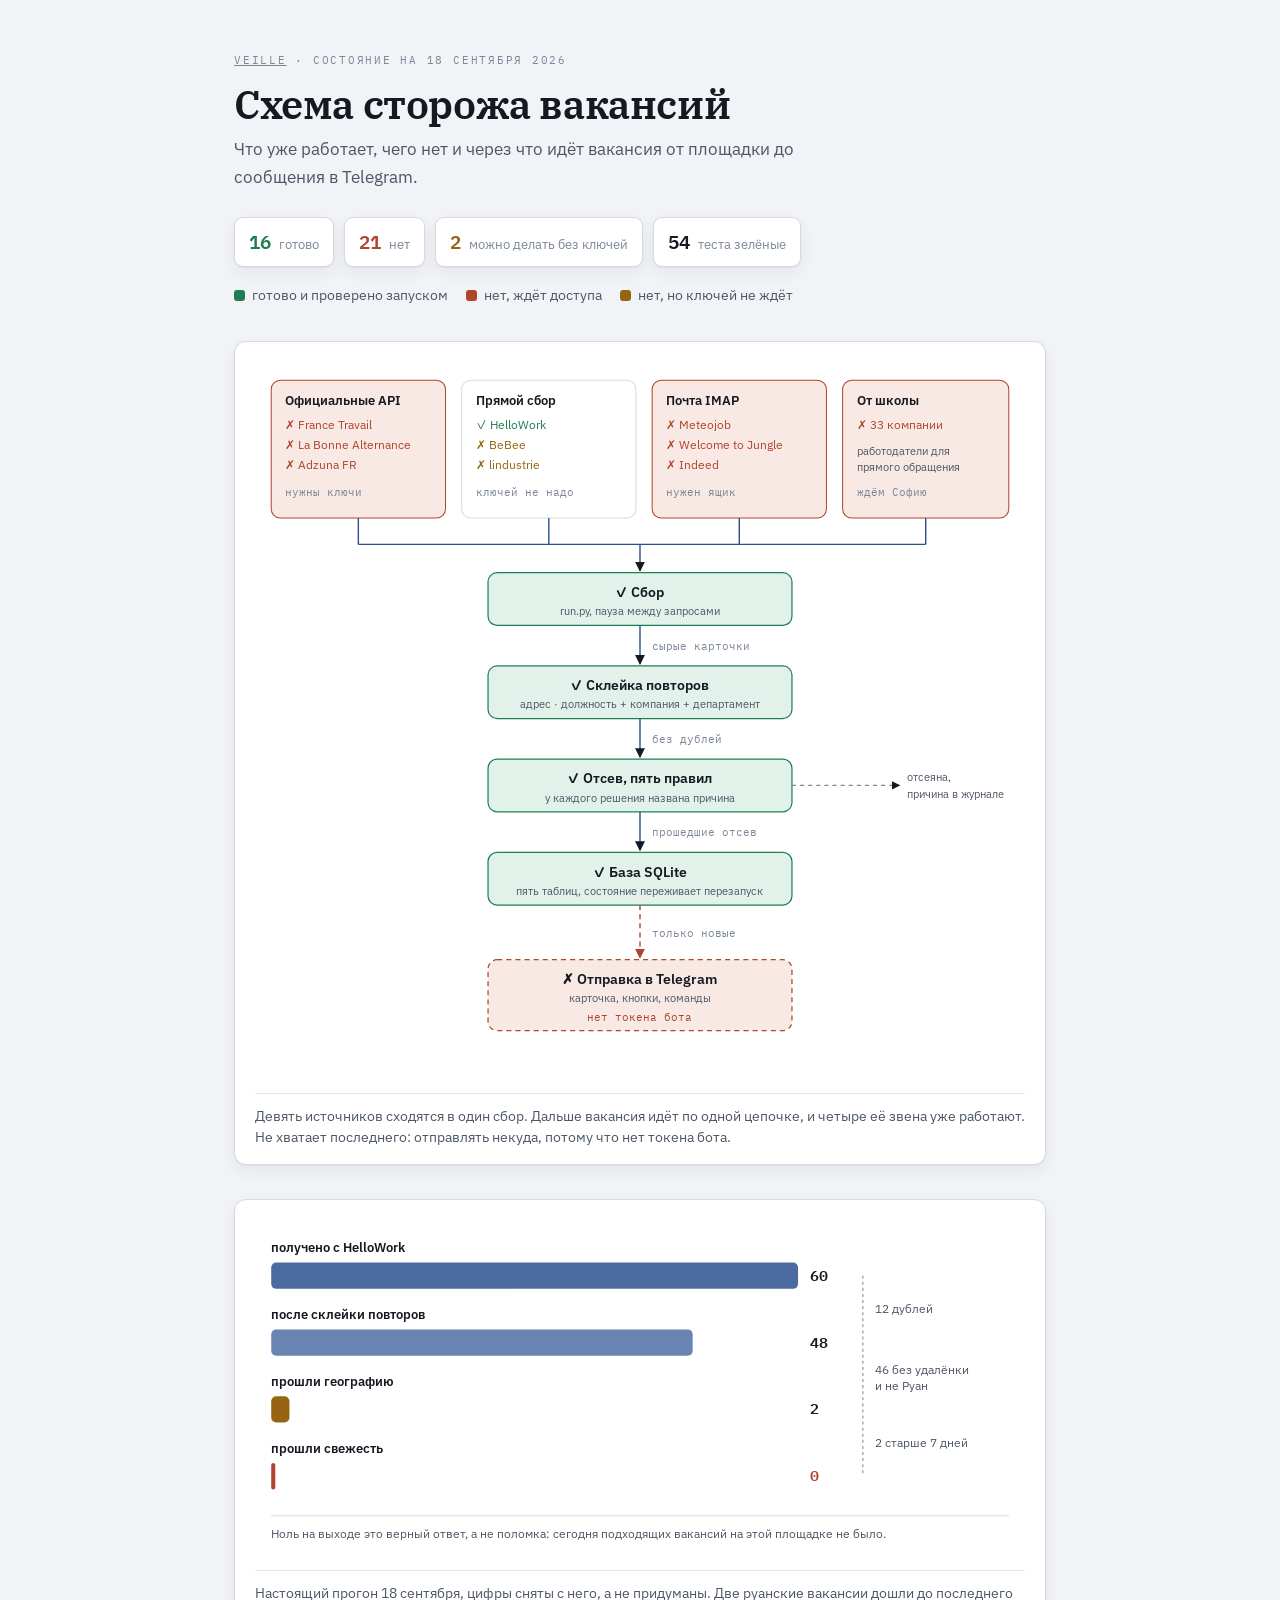
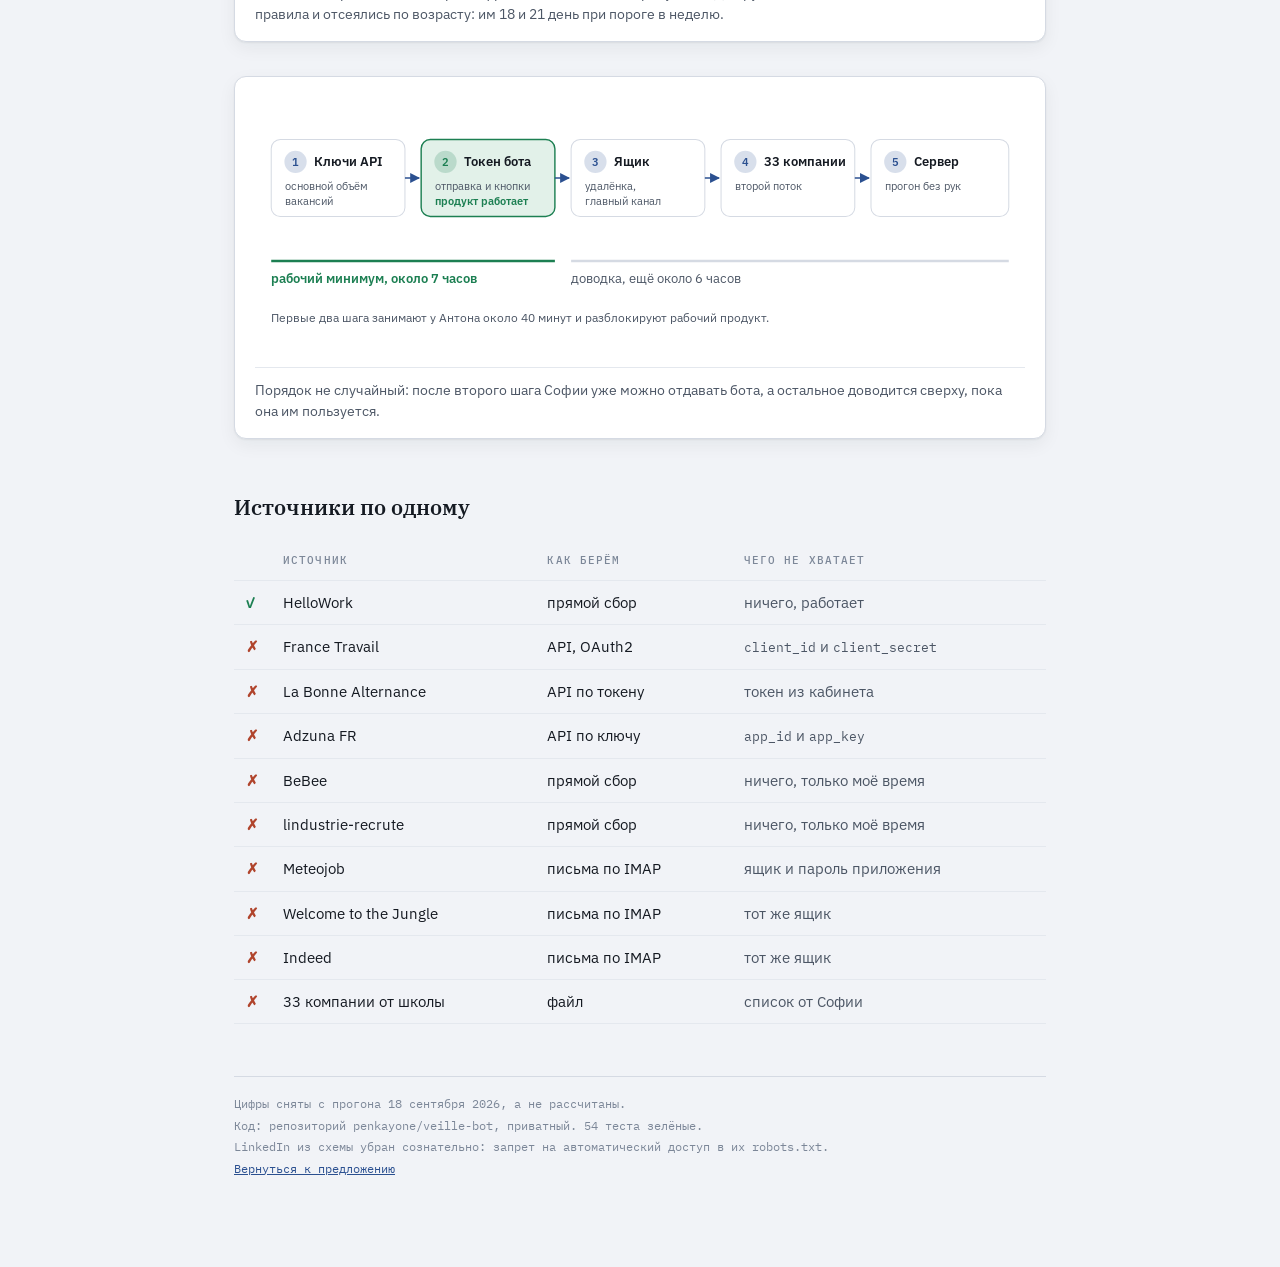
<file: shema/index.html>
<!DOCTYPE html>
<html lang="ru">
<head>
<meta charset="utf-8">
<meta name="viewport" content="width=device-width, initial-scale=1">
<title>Схема сторожа вакансий</title>
<meta name="description" content="Что уже работает в боте, чего не хватает и через что идёт вакансия от площадки до сообщения в Telegram.">
<meta name="robots" content="noindex, nofollow">
<meta name="theme-color" content="#F1F3F7">
<meta property="og:type" content="website">
<meta property="og:title" content="Схема сторожа вакансий">
<meta property="og:description" content="Что уже работает, чего нет и через что идёт вакансия от площадки до Telegram.">
<meta property="og:locale" content="ru_RU">
<link rel="preconnect" href="https://fonts.googleapis.com">
<link rel="preconnect" href="https://fonts.gstatic.com" crossorigin>
<link rel="stylesheet" href="https://fonts.googleapis.com/css2?family=IBM+Plex+Mono:wght@400;500;600&family=IBM+Plex+Sans:wght@400;500;600&family=IBM+Plex+Serif:wght@600&display=swap">
<link rel="stylesheet" href="styles.css">
<link rel="icon" href="data:image/svg+xml,<svg xmlns='http://www.w3.org/2000/svg' viewBox='0 0 32 32'><rect width='32' height='32' rx='7' fill='%232B5090'/><text x='16' y='23' font-size='19' text-anchor='middle' fill='%23fff' font-family='Georgia,serif'>V</text></svg>">
</head>
<body>
<div class="wrap">

<div class="kicker"><a href="../" style="color:inherit">Veille</a> · состояние на 18 сентября 2026</div>
<h1>Схема сторожа вакансий</h1>
<p class="lead">
  Что уже работает, чего нет и через что идёт вакансия от площадки
  до сообщения в Telegram.
</p>

<div class="tally">
  <span class="g"><b>16</b><em>готово</em></span>
  <span class="r"><b>21</b><em>нет</em></span>
  <span class="w"><b>2</b><em>можно делать без ключей</em></span>
  <span><b>54</b><em>теста зелёные</em></span>
</div>

<div class="legend">
  <span><i style="background:var(--ok)"></i>готово и проверено запуском</span>
  <span><i style="background:var(--no)"></i>нет, ждёт доступа</span>
  <span><i style="background:var(--wait)"></i>нет, но ключей не ждёт</span>
</div>

<!-- ============ СХЕМА 1 ============ -->
<figure>
<svg viewBox="0 0 760 706" role="img"
     aria-label="Поток вакансии: девять источников сходятся в сбор, дальше склейка повторов, отсев по пяти правилам, база SQLite и отправка в Telegram, которой пока нет">
  <defs>
    <marker id="ar" viewBox="0 0 10 10" refX="9" refY="5" markerWidth="7" markerHeight="7" orient="auto">
      <path d="M0 0 L10 5 L0 10 z" fill="currentColor"/>
    </marker>
    <marker id="arNo" viewBox="0 0 10 10" refX="9" refY="5" markerWidth="7" markerHeight="7" orient="auto">
      <path d="M0 0 L10 5 L0 10 z" fill="var(--no)"/>
    </marker>
  </defs>

  <!-- источники -->
  <g font-family="IBM Plex Sans, sans-serif">
    <!-- 1 API -->
    <rect x="16" y="16" width="172" height="136" rx="9" fill="var(--no-bg)" stroke="var(--no)" stroke-width="1"/>
    <text x="30" y="40" font-size="12.5" font-weight="600" fill="var(--ink)">Официальные API</text>
    <text x="30" y="64" font-size="12" fill="var(--no)">✗ France Travail</text>
    <text x="30" y="84" font-size="12" fill="var(--no)">✗ La Bonne Alternance</text>
    <text x="30" y="104" font-size="12" fill="var(--no)">✗ Adzuna FR</text>
    <text x="30" y="130" font-size="10.5" font-family="IBM Plex Mono, monospace" fill="var(--ink-faint)">нужны ключи</text>

    <!-- 2 прямой сбор -->
    <rect x="204" y="16" width="172" height="136" rx="9" fill="var(--card)" stroke="var(--rule)" stroke-width="1"/>
    <text x="218" y="40" font-size="12.5" font-weight="600" fill="var(--ink)">Прямой сбор</text>
    <text x="218" y="64" font-size="12" fill="var(--ok)">✓ HelloWork</text>
    <text x="218" y="84" font-size="12" fill="var(--wait)">✗ BeBee</text>
    <text x="218" y="104" font-size="12" fill="var(--wait)">✗ lindustrie</text>
    <text x="218" y="130" font-size="10.5" font-family="IBM Plex Mono, monospace" fill="var(--ink-faint)">ключей не надо</text>

    <!-- 3 почта -->
    <rect x="392" y="16" width="172" height="136" rx="9" fill="var(--no-bg)" stroke="var(--no)" stroke-width="1"/>
    <text x="406" y="40" font-size="12.5" font-weight="600" fill="var(--ink)">Почта IMAP</text>
    <text x="406" y="64" font-size="12" fill="var(--no)">✗ Meteojob</text>
    <text x="406" y="84" font-size="12" fill="var(--no)">✗ Welcome to Jungle</text>
    <text x="406" y="104" font-size="12" fill="var(--no)">✗ Indeed</text>
    <text x="406" y="130" font-size="10.5" font-family="IBM Plex Mono, monospace" fill="var(--ink-faint)">нужен ящик</text>

    <!-- 4 школа -->
    <rect x="580" y="16" width="164" height="136" rx="9" fill="var(--no-bg)" stroke="var(--no)" stroke-width="1"/>
    <text x="594" y="40" font-size="12.5" font-weight="600" fill="var(--ink)">От школы</text>
    <text x="594" y="64" font-size="12" fill="var(--no)">✗ 33 компании</text>
    <text x="594" y="90" font-size="11" fill="var(--ink-soft)">работодатели для</text>
    <text x="594" y="106" font-size="11" fill="var(--ink-soft)">прямого обращения</text>
    <text x="594" y="130" font-size="10.5" font-family="IBM Plex Mono, monospace" fill="var(--ink-faint)">ждём Софию</text>
  </g>

  <!-- шина сбора -->
  <g color="var(--flow)" stroke="var(--flow)" fill="none" stroke-width="1.4">
    <path d="M102 152 V178"/><path d="M290 152 V178"/>
    <path d="M478 152 V178"/><path d="M662 152 V178"/>
    <path d="M102 178 H662"/>
    <path d="M380 178 V204" marker-end="url(#ar)"/>
  </g>

  <!-- цепочка -->
  <g font-family="IBM Plex Sans, sans-serif">
    <rect x="230" y="206" width="300" height="52" rx="9" fill="var(--ok-bg)" stroke="var(--ok)" stroke-width="1.2"/>
    <text x="380" y="230" font-size="14" font-weight="600" text-anchor="middle" fill="var(--ink)">✓ Сбор</text>
    <text x="380" y="248" font-size="11" text-anchor="middle" fill="var(--ink-soft)">run.py, пауза между запросами</text>

    <rect x="230" y="298" width="300" height="52" rx="9" fill="var(--ok-bg)" stroke="var(--ok)" stroke-width="1.2"/>
    <text x="380" y="322" font-size="14" font-weight="600" text-anchor="middle" fill="var(--ink)">✓ Склейка повторов</text>
    <text x="380" y="340" font-size="11" text-anchor="middle" fill="var(--ink-soft)">адрес · должность + компания + департамент</text>

    <rect x="230" y="390" width="300" height="52" rx="9" fill="var(--ok-bg)" stroke="var(--ok)" stroke-width="1.2"/>
    <text x="380" y="414" font-size="14" font-weight="600" text-anchor="middle" fill="var(--ink)">✓ Отсев, пять правил</text>
    <text x="380" y="432" font-size="11" text-anchor="middle" fill="var(--ink-soft)">у каждого решения названа причина</text>

    <rect x="230" y="482" width="300" height="52" rx="9" fill="var(--ok-bg)" stroke="var(--ok)" stroke-width="1.2"/>
    <text x="380" y="506" font-size="14" font-weight="600" text-anchor="middle" fill="var(--ink)">✓ База SQLite</text>
    <text x="380" y="524" font-size="11" text-anchor="middle" fill="var(--ink-soft)">пять таблиц, состояние переживает перезапуск</text>

    <rect x="230" y="588" width="300" height="70" rx="9" fill="var(--no-bg)" stroke="var(--no)"
          stroke-width="1.2" stroke-dasharray="5 4"/>
    <text x="380" y="612" font-size="14" font-weight="600" text-anchor="middle" fill="var(--ink)">✗ Отправка в Telegram</text>
    <text x="380" y="630" font-size="11" text-anchor="middle" fill="var(--ink-soft)">карточка, кнопки, команды</text>
    <text x="380" y="648" font-size="10.5" text-anchor="middle" font-family="IBM Plex Mono, monospace" fill="var(--no)">нет токена бота</text>
  </g>

  <!-- стрелки цепочки с подписями -->
  <g color="var(--flow)" stroke="var(--flow)" fill="none" stroke-width="1.4">
    <path d="M380 258 V296" marker-end="url(#ar)"/>
    <path d="M380 350 V388" marker-end="url(#ar)"/>
    <path d="M380 442 V480" marker-end="url(#ar)"/>
  </g>
  <g color="var(--no)" stroke="var(--no)" fill="none" stroke-width="1.4" stroke-dasharray="5 4">
    <path d="M380 534 V586" marker-end="url(#arNo)"/>
  </g>
  <g font-family="IBM Plex Mono, monospace" font-size="10.5" fill="var(--ink-faint)">
    <text x="392" y="282">сырые карточки</text>
    <text x="392" y="374">без дублей</text>
    <text x="392" y="466">прошедшие отсев</text>
    <text x="392" y="566">только новые</text>
  </g>

  <!-- отсеянные уходят вбок -->
  <g color="var(--ink-faint)" stroke="var(--ink-faint)" fill="none" stroke-width="1.2" stroke-dasharray="4 4">
    <path d="M530 416 H636" marker-end="url(#ar)"/>
  </g>
  <text x="644" y="412" font-size="11" font-family="IBM Plex Sans, sans-serif" fill="var(--ink-soft)">отсеяна,</text>
  <text x="644" y="428" font-size="11" font-family="IBM Plex Sans, sans-serif" fill="var(--ink-soft)">причина в журнале</text>
</svg>
<figcaption>
  Девять источников сходятся в один сбор. Дальше вакансия идёт по одной цепочке,
  и четыре её звена уже работают. Не хватает последнего: отправлять некуда,
  потому что нет токена бота.
</figcaption>
</figure>

<!-- ============ СХЕМА 2 ============ -->
<figure>
<svg viewBox="0 0 760 330" role="img"
     aria-label="Воронка прогона 18 сентября: 60 карточек получено, 48 осталось после склейки, 2 прошли географию, 0 прошли свежесть">
  <defs>
    <marker id="ar2" viewBox="0 0 10 10" refX="9" refY="5" markerWidth="6" markerHeight="6" orient="auto">
      <path d="M0 0 L10 5 L0 10 z" fill="var(--ink-faint)"/>
    </marker>
  </defs>
  <g font-family="IBM Plex Sans, sans-serif" font-size="12.5" fill="var(--ink)">
    <text x="16" y="30" font-weight="600">получено с HelloWork</text>
    <text x="16" y="96" font-weight="600">после склейки повторов</text>
    <text x="16" y="162" font-weight="600">прошли географию</text>
    <text x="16" y="228" font-weight="600">прошли свежесть</text>
  </g>

  <!-- бары -->
  <g>
    <rect x="16" y="40" width="520" height="26" rx="5" fill="var(--flow)" opacity=".85"/>
    <text x="548" y="58" font-family="IBM Plex Mono, monospace" font-size="15" font-weight="600" fill="var(--ink)">60</text>

    <rect x="16" y="106" width="416" height="26" rx="5" fill="var(--flow)" opacity=".7"/>
    <text x="548" y="124" font-family="IBM Plex Mono, monospace" font-size="15" font-weight="600" fill="var(--ink)">48</text>

    <rect x="16" y="172" width="18" height="26" rx="5" fill="var(--wait)"/>
    <text x="548" y="190" font-family="IBM Plex Mono, monospace" font-size="15" font-weight="600" fill="var(--ink)">2</text>

    <rect x="16" y="238" width="4" height="26" rx="2" fill="var(--no)"/>
    <text x="548" y="256" font-family="IBM Plex Mono, monospace" font-size="15" font-weight="600" fill="var(--no)">0</text>
  </g>

  <!-- что отвалилось -->
  <g font-family="IBM Plex Sans, sans-serif" font-size="11.5" fill="var(--ink-soft)">
    <line x1="600" y1="53" x2="600" y2="119" stroke="var(--ink-faint)" stroke-width="1" stroke-dasharray="3 3"/>
    <text x="612" y="90">12 дублей</text>

    <line x1="600" y1="119" x2="600" y2="185" stroke="var(--ink-faint)" stroke-width="1" stroke-dasharray="3 3"/>
    <text x="612" y="150">46 без удалёнки</text>
    <text x="612" y="166">и не Руан</text>

    <line x1="600" y1="185" x2="600" y2="251" stroke="var(--ink-faint)" stroke-width="1" stroke-dasharray="3 3"/>
    <text x="612" y="222">2 старше 7 дней</text>
  </g>

  <line x1="16" y1="290" x2="744" y2="290" stroke="var(--rule)" stroke-width="1"/>
  <text x="16" y="312" font-family="IBM Plex Sans, sans-serif" font-size="12" fill="var(--ink-soft)">
    Ноль на выходе это верный ответ, а не поломка: сегодня подходящих вакансий на этой площадке не было.
  </text>
</svg>
<figcaption>
  Настоящий прогон 18 сентября, цифры сняты с него, а не придуманы.
  Две руанские вакансии дошли до последнего правила и отсеялись по возрасту:
  им 18 и 21 день при пороге в неделю.
</figcaption>
</figure>

<!-- ============ СХЕМА 3 ============ -->
<figure>
<svg viewBox="0 0 760 250" role="img"
     aria-label="Порядок разблокировки: ключи трёх API, токен бота, почтовый ящик, список компаний, сервер. После второго шага продукт уже работает">
  <defs>
    <marker id="ar3" viewBox="0 0 10 10" refX="9" refY="5" markerWidth="7" markerHeight="7" orient="auto">
      <path d="M0 0 L10 5 L0 10 z" fill="var(--flow)"/>
    </marker>
  </defs>
  <g font-family="IBM Plex Sans, sans-serif">
    <g>
      <rect x="16" y="40" width="132" height="76" rx="9" fill="var(--card)" stroke="var(--rule)"/>
      <circle cx="40" cy="62" r="11" fill="var(--flow)" opacity=".18"/>
      <text x="40" y="66" font-size="11" font-weight="600" text-anchor="middle" fill="var(--flow)">1</text>
      <text x="58" y="66" font-size="12.5" font-weight="600" fill="var(--ink)">Ключи API</text>
      <text x="30" y="90" font-size="11" fill="var(--ink-soft)">основной объём</text>
      <text x="30" y="105" font-size="11" fill="var(--ink-soft)">вакансий</text>
    </g>
    <g>
      <rect x="164" y="40" width="132" height="76" rx="9" fill="var(--ok-bg)" stroke="var(--ok)" stroke-width="1.4"/>
      <circle cx="188" cy="62" r="11" fill="var(--ok)" opacity=".2"/>
      <text x="188" y="66" font-size="11" font-weight="600" text-anchor="middle" fill="var(--ok)">2</text>
      <text x="206" y="66" font-size="12.5" font-weight="600" fill="var(--ink)">Токен бота</text>
      <text x="178" y="90" font-size="11" fill="var(--ink-soft)">отправка и кнопки</text>
      <text x="178" y="105" font-size="11" font-weight="600" fill="var(--ok)">продукт работает</text>
    </g>
    <g>
      <rect x="312" y="40" width="132" height="76" rx="9" fill="var(--card)" stroke="var(--rule)"/>
      <circle cx="336" cy="62" r="11" fill="var(--flow)" opacity=".18"/>
      <text x="336" y="66" font-size="11" font-weight="600" text-anchor="middle" fill="var(--flow)">3</text>
      <text x="354" y="66" font-size="12.5" font-weight="600" fill="var(--ink)">Ящик</text>
      <text x="326" y="90" font-size="11" fill="var(--ink-soft)">удалёнка,</text>
      <text x="326" y="105" font-size="11" fill="var(--ink-soft)">главный канал</text>
    </g>
    <g>
      <rect x="460" y="40" width="132" height="76" rx="9" fill="var(--card)" stroke="var(--rule)"/>
      <circle cx="484" cy="62" r="11" fill="var(--flow)" opacity=".18"/>
      <text x="484" y="66" font-size="11" font-weight="600" text-anchor="middle" fill="var(--flow)">4</text>
      <text x="502" y="66" font-size="12.5" font-weight="600" fill="var(--ink)">33 компании</text>
      <text x="474" y="90" font-size="11" fill="var(--ink-soft)">второй поток</text>
    </g>
    <g>
      <rect x="608" y="40" width="136" height="76" rx="9" fill="var(--card)" stroke="var(--rule)"/>
      <circle cx="632" cy="62" r="11" fill="var(--flow)" opacity=".18"/>
      <text x="632" y="66" font-size="11" font-weight="600" text-anchor="middle" fill="var(--flow)">5</text>
      <text x="650" y="66" font-size="12.5" font-weight="600" fill="var(--ink)">Сервер</text>
      <text x="622" y="90" font-size="11" fill="var(--ink-soft)">прогон без рук</text>
    </g>
  </g>
  <g stroke="var(--flow)" fill="none" stroke-width="1.4">
    <path d="M148 78 H162" marker-end="url(#ar3)"/>
    <path d="M296 78 H310" marker-end="url(#ar3)"/>
    <path d="M444 78 H458" marker-end="url(#ar3)"/>
    <path d="M592 78 H606" marker-end="url(#ar3)"/>
  </g>
  <line x1="16" y1="160" x2="296" y2="160" stroke="var(--ok)" stroke-width="2.5"/>
  <text x="16" y="182" font-family="IBM Plex Sans, sans-serif" font-size="12.5" font-weight="600" fill="var(--ok)">
    рабочий минимум, около 7 часов
  </text>
  <line x1="312" y1="160" x2="744" y2="160" stroke="var(--rule)" stroke-width="2.5"/>
  <text x="312" y="182" font-family="IBM Plex Sans, sans-serif" font-size="12.5" fill="var(--ink-soft)">
    доводка, ещё около 6 часов
  </text>
  <text x="16" y="220" font-family="IBM Plex Sans, sans-serif" font-size="12" fill="var(--ink-soft)">
    Первые два шага занимают у Антона около 40 минут и разблокируют рабочий продукт.
  </text>
</svg>
<figcaption>
  Порядок не случайный: после второго шага Софии уже можно отдавать бота,
  а остальное доводится сверху, пока она им пользуется.
</figcaption>
</figure>

<div class="section">
  <h2>Источники по одному</h2>
  <table>
    <thead><tr><th></th><th>Источник</th><th>Как берём</th><th>Чего не хватает</th></tr></thead>
    <tbody>
      <tr><td class="s y">✓</td><td>HelloWork</td><td>прямой сбор</td><td class="note">ничего, работает</td></tr>
      <tr><td class="s n">✗</td><td>France Travail</td><td>API, OAuth2</td><td class="note"><code>client_id</code> и <code>client_secret</code></td></tr>
      <tr><td class="s n">✗</td><td>La Bonne Alternance</td><td>API по токену</td><td class="note">токен из кабинета</td></tr>
      <tr><td class="s n">✗</td><td>Adzuna FR</td><td>API по ключу</td><td class="note"><code>app_id</code> и <code>app_key</code></td></tr>
      <tr><td class="s n">✗</td><td>BeBee</td><td>прямой сбор</td><td class="note">ничего, только моё время</td></tr>
      <tr><td class="s n">✗</td><td>lindustrie-recrute</td><td>прямой сбор</td><td class="note">ничего, только моё время</td></tr>
      <tr><td class="s n">✗</td><td>Meteojob</td><td>письма по IMAP</td><td class="note">ящик и пароль приложения</td></tr>
      <tr><td class="s n">✗</td><td>Welcome to the Jungle</td><td>письма по IMAP</td><td class="note">тот же ящик</td></tr>
      <tr><td class="s n">✗</td><td>Indeed</td><td>письма по IMAP</td><td class="note">тот же ящик</td></tr>
      <tr><td class="s n">✗</td><td>33 компании от школы</td><td>файл</td><td class="note">список от Софии</td></tr>
    </tbody>
  </table>
</div>

<footer>
  Цифры сняты с прогона 18 сентября 2026, а не рассчитаны.<br>
  Код: репозиторий penkayone/veille-bot, приватный. 54 теста зелёные.<br>
  LinkedIn из схемы убран сознательно: запрет на автоматический доступ в их robots.txt.<br>
  <a href="../" style="color:var(--flow)">Вернуться к предложению</a>
</footer>

</div>
</body>
</html>
</file>
<file: shema/styles.css>
:root{
  --paper:#F1F3F7;
  --card:#FFFFFF;
  --ink:#151A22;
  --ink-soft:#4C5665;
  --ink-faint:#7C8798;
  --rule:#D5DAE3;
  --rule-soft:#E4E8EE;
  --ok:#1C7F52;
  --ok-bg:#E2F1E9;
  --no:#B0442C;
  --no-bg:#F8E9E4;
  --wait:#966412;
  --wait-bg:#F8EEDB;
  --flow:#2B5090;
  --shadow:0 1px 2px rgba(21,26,34,.06),0 6px 18px rgba(21,26,34,.06);
  --sans:"IBM Plex Sans",system-ui,-apple-system,sans-serif;
  --mono:"IBM Plex Mono",ui-monospace,Menlo,monospace;
  --serif:"IBM Plex Serif",Georgia,serif;
}
@media (prefers-color-scheme:dark){
  :root:not([data-theme="light"]){
    --paper:#0F131A;
    --card:#171C25;
    --ink:#E7EBF2;
    --ink-soft:#A3ADBD;
    --ink-faint:#7A8497;
    --rule:#2A313D;
    --rule-soft:#222832;
    --ok:#5CC48E;
    --ok-bg:#16291F;
    --no:#DC7A5C;
    --no-bg:#2A1B16;
    --wait:#D9A94F;
    --wait-bg:#2A2114;
    --flow:#7BA3E8;
    --shadow:0 1px 2px rgba(0,0,0,.4),0 6px 18px rgba(0,0,0,.3);
  }
}
:root[data-theme="dark"]{
  --paper:#0F131A;
  --card:#171C25;
  --ink:#E7EBF2;
  --ink-soft:#A3ADBD;
  --ink-faint:#7A8497;
  --rule:#2A313D;
  --rule-soft:#222832;
  --ok:#5CC48E;
  --ok-bg:#16291F;
  --no:#DC7A5C;
  --no-bg:#2A1B16;
  --wait:#D9A94F;
  --wait-bg:#2A2114;
  --flow:#7BA3E8;
  --shadow:0 1px 2px rgba(0,0,0,.4),0 6px 18px rgba(0,0,0,.3);
}
*{box-sizing:border-box}
body{background:var(--paper);color:var(--ink);font-family:var(--sans);
  font-size:16px;line-height:1.6;-webkit-font-smoothing:antialiased}
.wrap{max-width:860px;margin:0 auto;padding:44px 24px 80px}
.kicker{font-family:var(--mono);font-size:11px;letter-spacing:.16em;
  text-transform:uppercase;color:var(--ink-faint)}
h1{font-family:var(--serif);font-weight:600;font-size:clamp(28px,4.6vw,40px);
  line-height:1.12;margin:12px 0 10px;letter-spacing:-.01em;text-wrap:balance}
.lead{color:var(--ink-soft);font-size:17px;max-width:62ch;margin:0}
h2{font-family:var(--serif);font-weight:600;font-size:21px;margin:0 0 6px}
p{margin:0 0 12px;max-width:66ch}

.tally{display:flex;gap:10px;flex-wrap:wrap;margin:26px 0 8px}
.tally span{display:inline-flex;align-items:baseline;gap:8px;padding:9px 14px;
  border-radius:9px;border:1px solid var(--rule);background:var(--card);box-shadow:var(--shadow)}
.tally b{font-family:var(--mono);font-size:19px;font-weight:600;font-variant-numeric:tabular-nums}
.tally em{font-style:normal;font-size:13px;color:var(--ink-faint)}
.tally .g b{color:var(--ok)} .tally .r b{color:var(--no)} .tally .w b{color:var(--wait)}

figure{margin:34px 0 0;background:var(--card);border:1px solid var(--rule);
  border-radius:12px;padding:22px 20px 16px;box-shadow:var(--shadow);overflow-x:auto}
figure svg{display:block;width:100%;max-width:100%;height:auto;min-width:520px}
figcaption{margin-top:14px;font-size:14px;color:var(--ink-soft);line-height:1.5;
  border-top:1px solid var(--rule-soft);padding-top:12px}

.legend{display:flex;gap:18px;flex-wrap:wrap;margin:18px 0 0;font-size:13.5px;color:var(--ink-soft)}
.legend span{display:inline-flex;align-items:center;gap:7px}
.legend i{width:11px;height:11px;border-radius:3px;display:inline-block}

table{width:100%;border-collapse:collapse;margin-top:18px;font-size:14.5px}
th,td{text-align:left;padding:10px 12px;border-bottom:1px solid var(--rule-soft);vertical-align:top}
th{font-family:var(--mono);font-size:11px;letter-spacing:.1em;text-transform:uppercase;
  color:var(--ink-faint);font-weight:500}
td.s{width:34px;font-family:var(--mono);font-weight:600}
td.s.y{color:var(--ok)} td.s.n{color:var(--no)}
td.note{color:var(--ink-soft)}
.section{margin-top:52px}
code{font-family:var(--mono);font-size:.9em}
footer{margin-top:52px;padding-top:16px;border-top:1px solid var(--rule);
  font-family:var(--mono);font-size:12px;color:var(--ink-faint);line-height:1.8}
@media (prefers-reduced-motion:reduce){*{animation:none!important;transition:none!important}}
</file>
